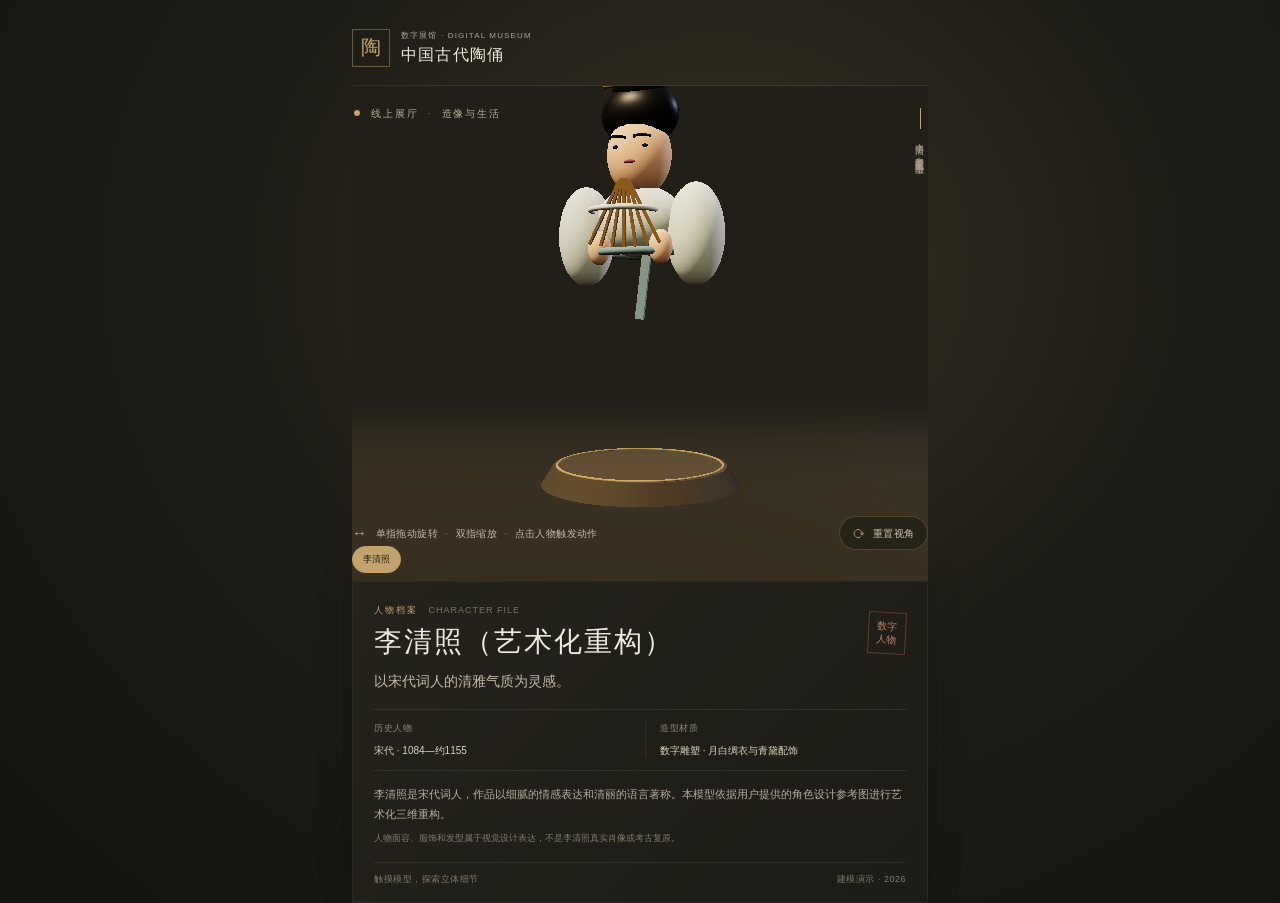
<file: index.html>
<!doctype html>
<html lang="zh-CN">
<head>
  <meta charset="utf-8">
  <meta name="viewport" content="width=device-width,initial-scale=1,maximum-scale=1,user-scalable=no,viewport-fit=cover">
  <meta name="theme-color" content="#171711">
  <title>中国古代陶俑数字展馆</title>
  <link rel="stylesheet" href="styles.css">
  <link rel="icon" href="data:,">
</head>
<body>
  <main class="app">
    <header class="topbar">
      <a class="brand" href="#" aria-label="中国古代陶俑数字展馆首页"><span class="brand-mark">陶</span><span><small>数字展馆 · DIGITAL MUSEUM</small><strong>中国古代陶俑</strong></span></a>
      <button id="vrButton" class="vr-button" type="button" hidden>◉ VR</button>
    </header>
    <section class="stage" aria-label="陶俑三维展示区域">
      <div class="stage-wash"></div>
      <div class="eyebrow"><i></i> 线上展厅 <span>·</span> 造像与生活</div>
      <div id="scene" role="img" aria-label="可旋转、缩放的中国古代陶俑三维演示模型"></div>
      <div class="loading" id="loading"><span class="spinner"></span><span id="status">正在布置展厅…</span></div>
      <div class="hint" id="hint"><span>↔</span> 单指拖动旋转 <b>·</b> 双指缩放 <b>·</b> 点击人物触发动作</div>
      <button class="reset" id="reset" type="button" aria-label="重置模型视角"><span>⟳</span> 重置视角</button><div class="model-switch" role="group"><button class="model-choice active" data-model="mask" type="button">李清照</button></div>
      <div class="object-label"><span class="label-line"></span><span id="objectLabel">李清照 · 参考图艺术化三维造型</span></div>
    </section>
    <section class="info">
      <div class="info-heading"><div><div class="kicker">人物档案 <span>CHARACTER FILE</span></div><h1>李清照（艺术化重构）</h1></div><div class="seal">数字<br>人物</div></div>
      <p class="lead">以宋代词人的清雅气质为灵感。</p>
      <div class="facts"><div><small>历史人物</small><strong>宋代 · 1084—约1155</strong></div><div><small>造型材质</small><strong>数字雕塑 · 月白绸衣与青黛配饰</strong></div></div>
      <div class="description"><p>李清照是宋代词人，作品以细腻的情感表达和清丽的语言著称。本模型依据用户提供的角色设计参考图进行艺术化三维重构。</p><p class="note">人物面容、服饰和发型属于视觉设计表达，不是李清照真实肖像或考古复原。</p></div>
      <footer><span>触摸模型，探索立体细节</span><span>建模演示 · 2026</span></footer>
    </section>
  </main>
  <script>
window.__show3DError=function(m){var b=document.getElementById('loading'),t=document.getElementById('status');if(b&&t&&!b.classList.contains('done')){t.textContent='模型加载失败：'+m+'。请刷新页面重试';b.classList.add('error')}};
window.addEventListener('error',function(e){if(e&&e.message)window.__show3DError(e.message)});
window.addEventListener('unhandledrejection',function(e){window.__show3DError((e.reason&&e.reason.message)||'脚本运行错误')});
setTimeout(function(){var b=document.getElementById('loading');if(b&&!b.classList.contains('done')&&!b.classList.contains('error'))window.__show3DError('资源响应超时')},12000);
</script>
<script type="module" src="app-v2.js"></script>
</body>
</html>
</file>
<file: styles.css>
:root{color-scheme:dark;--ink:#eee9dd;--muted:#aaa496;--gold:#c2a36d;--bg:#171711;--panel:#201f18;--serif:'Noto Serif SC','Songti SC','SimSun',serif;--sans:'Microsoft YaHei','Segoe UI',sans-serif}
*{box-sizing:border-box}html,body{margin:0;min-height:100%;background:var(--bg);color:var(--ink);font-family:var(--sans)}body{min-height:100dvh;background:radial-gradient(ellipse at 56% 29%,#393225 0%,#1c1b15 47%,#15150f 100%);overscroll-behavior:none}.app{width:min(100%,620px);min-height:100dvh;margin:0 auto;display:flex;flex-direction:column;padding:0 22px env(safe-area-inset-bottom)}.topbar{height:76px;display:flex;align-items:center;justify-content:space-between;border-bottom:1px solid #ffffff14;position:relative;z-index:2}.brand{color:inherit;text-decoration:none;display:flex;align-items:center;gap:11px}.brand-mark{width:38px;height:38px;border:1px solid #b99d6c77;color:var(--gold);font-family:var(--serif);display:grid;place-items:center;font-size:20px}.brand small{font-size:8px;letter-spacing:1.15px;color:#aca38f;display:block;margin-bottom:4px}.brand strong{font:500 16px var(--serif);letter-spacing:1.2px}.vr-button{color:#e3d5b6;border:1px solid #c2a36d66;border-radius:20px;background:#c2a36d12;padding:9px 14px}.stage{height:min(58dvh,510px);min-height:380px;position:relative;isolation:isolate;overflow:hidden}.stage:after{content:"";position:absolute;z-index:-1;inset:auto 2% 0;height:1px;background:linear-gradient(90deg,transparent,#cfb27a55,transparent)}.stage-wash{position:absolute;inset:5% 2% 0;background:radial-gradient(ellipse at 51% 47%,#8f79503a,transparent 52%);pointer-events:none}#scene{position:absolute;inset:0;touch-action:none;cursor:grab}#scene:active{cursor:grabbing}#scene canvas{display:block;width:100%;height:100%}.eyebrow{position:absolute;top:21px;left:2px;color:#b8ad97;font-size:10px;letter-spacing:1.7px;z-index:1;pointer-events:none}.eyebrow i{display:inline-block;width:6px;height:6px;background:var(--gold);border-radius:50%;margin:0 7px 1px 0}.eyebrow span{padding:0 5px;color:#726b5b}.hint{position:absolute;z-index:1;bottom:40px;left:0;color:#c1b9a8;font-size:10px;letter-spacing:.4px;pointer-events:none}.hint span{color:var(--gold);font-size:15px;vertical-align:-1px;margin-right:5px}.hint b{font-weight:400;color:#7e7564;padding:0 4px}.reset{position:absolute;right:0;bottom:31px;z-index:1;color:#d0c5b0;border:1px solid #c2a36d44;border-radius:20px;background:#17171190;padding:8px 12px;font-size:10px;letter-spacing:.5px;backdrop-filter:blur(8px)}.reset span{font-size:14px;color:var(--gold);vertical-align:-1px;margin-right:3px}.object-label{position:absolute;right:2px;top:22px;color:#a89d88;font-size:9px;letter-spacing:.9px;writing-mode:vertical-rl}.label-line{display:inline-block;width:1px;height:21px;background:var(--gold);margin:0 auto 8px}.loading{position:absolute;inset:0;display:flex;align-items:center;justify-content:center;gap:10px;color:#d6cab3;font-size:12px;letter-spacing:.8px;pointer-events:none;transition:opacity .3s}.loading.done{opacity:0}.spinner{width:14px;height:14px;border:1px solid #a78d5c;border-top-color:transparent;border-radius:50%;animation:spin .8s linear infinite}@keyframes spin{to{transform:rotate(360deg)}}.info{background:linear-gradient(135deg,#24221b,#1c1b15);border:1px solid #ffffff0d;padding:22px 21px 16px;box-shadow:0 -10px 38px #0002;flex:1}.info-heading{display:flex;align-items:center;justify-content:space-between}.kicker{font-size:9px;letter-spacing:2px;color:var(--gold)}.kicker span{color:#7c7566;letter-spacing:1px;margin-left:6px}h1{font:500 28px var(--serif);margin:6px 0 0;letter-spacing:2px}.seal{border:1px solid #a84f3b88;color:#c27e65;width:38px;height:42px;display:grid;place-content:center;text-align:center;font:10px/1.35 var(--serif);transform:rotate(3deg)}.lead{font:14px var(--serif);color:#c3b9a6;margin:12px 0 18px}.facts{display:grid;grid-template-columns:1fr 1fr;border-top:1px solid #ffffff15;border-bottom:1px solid #ffffff15;padding:12px 0;gap:10px}.facts div+div{border-left:1px solid #ffffff15;padding-left:14px}.facts small{display:block;color:#928a7b;font-size:9px;letter-spacing:.7px;margin-bottom:5px}.facts strong{font-size:10px;font-weight:500;color:#ddd4c1}.description{padding:7px 0 2px}.description p{font:11px/1.85 var(--serif);color:#b5ae9e;margin:6px 0}.description .note{font-size:9px;line-height:1.7;color:#817b6d}footer{border-top:1px solid #ffffff12;margin-top:8px;padding-top:10px;display:flex;justify-content:space-between;color:#817b6c;font-size:9px;letter-spacing:.5px}
@media(min-width:700px){.app{padding-top:10px}.stage{height:55vh;min-height:410px}.info{border-radius:2px}}@media(max-height:740px) and (max-width:600px){.topbar{height:62px}.stage{height:52dvh;min-height:330px}.info{padding:17px 18px 12px}.lead{margin:8px 0 12px}.facts{padding:9px 0}.description p{line-height:1.65}}
.model-switch{position:absolute;left:0;bottom:8px;z-index:2;display:flex;gap:5px}.model-choice{color:#aaa08c;border:1px solid #c2a36d44;border-radius:15px;background:#171711bb;padding:6px 10px;font-size:9px}.model-choice.active{color:#211d13;background:#c2a36d;border-color:#c2a36d}

.loading.error{color:#e1a38d}.loading.error .spinner{display:none}
</file>
